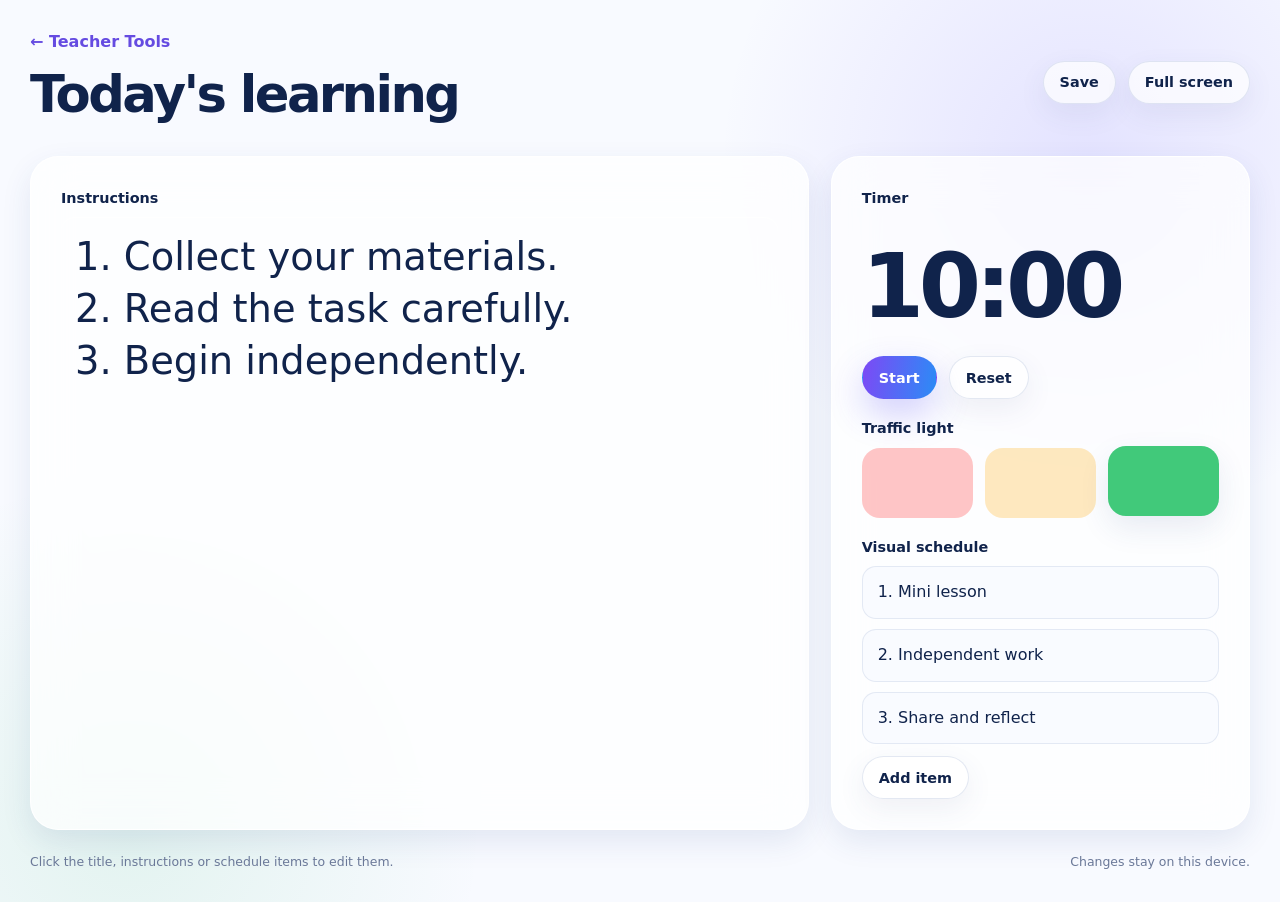
<file: classroom-screen.html>
<!DOCTYPE html>
<html lang="en-AU">
<head>
  <meta charset="UTF-8">
  <meta name="viewport" content="width=device-width, initial-scale=1.0">
  <meta name="description" content="A full-screen classroom display for instructions, timer, schedule and traffic lights.">
  <title>Classroom Screen | Teacher Tools</title>
  <link rel="stylesheet" href="styles.css">
</head>
<body class="classroom-screen-page">
  <main class="classroom-screen" id="classroom-screen">
    <header class="classroom-screen-top">
      <div>
        <a class="back-link" href="index.html">← Teacher Tools</a>
        <h1 class="classroom-screen-title" id="screen-title" contenteditable="true" spellcheck="true">Today's learning</h1>
      </div>
      <div class="form-actions">
        <button class="button secondary small" id="screen-save" type="button">Save</button>
        <button class="button secondary small" id="screen-fullscreen" type="button">Full screen</button>
      </div>
    </header>

    <section class="classroom-screen-grid">
      <article class="lesson-panel">
        <label for="lesson-instructions">Instructions</label>
        <textarea id="lesson-instructions" placeholder="Type the instructions you want students to see...">1. Collect your materials.
2. Read the task carefully.
3. Begin independently.</textarea>
      </article>

      <aside class="screen-side-panel">
        <div>
          <label>Timer</label>
          <div class="screen-timer" id="screen-timer">10:00</div>
          <div class="form-actions">
            <button class="button primary small" id="screen-timer-start" type="button">Start</button>
            <button class="button secondary small" id="screen-timer-reset" type="button">Reset</button>
          </div>
        </div>

        <div>
          <label>Traffic light</label>
          <div class="traffic-lights">
            <button class="traffic-btn traffic-red" data-screen-light="red" type="button" aria-label="Red"></button>
            <button class="traffic-btn traffic-amber" data-screen-light="amber" type="button" aria-label="Amber"></button>
            <button class="traffic-btn traffic-green active" data-screen-light="green" type="button" aria-label="Green"></button>
          </div>
        </div>

        <div>
          <label for="visual-schedule">Visual schedule</label>
          <div class="schedule-list" id="visual-schedule">
            <div class="schedule-item" contenteditable="true">1. Mini lesson</div>
            <div class="schedule-item" contenteditable="true">2. Independent work</div>
            <div class="schedule-item" contenteditable="true">3. Share and reflect</div>
          </div>
          <button class="button secondary small" id="add-schedule-item" type="button" style="margin-top:12px">Add item</button>
        </div>
      </aside>
    </section>

    <footer class="board-footer">
      <span>Click the title, instructions or schedule items to edit them.</span>
      <span id="screen-status">Changes stay on this device.</span>
    </footer>
  </main>
  <script src="classroom-screen.js"></script>
</body>
</html>
</file>
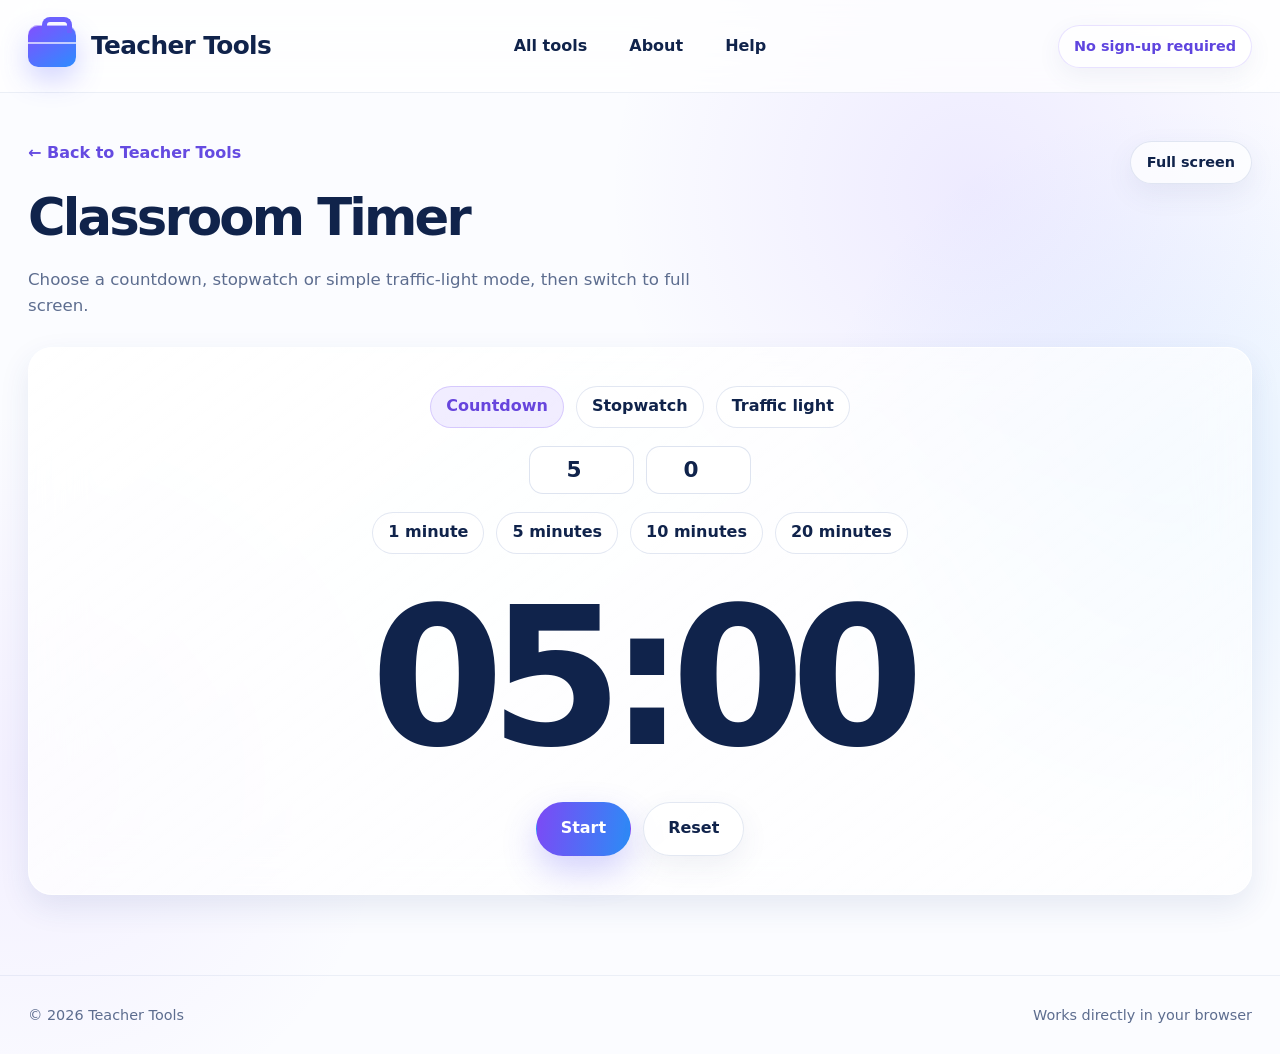
<file: classroom-timer.html>
<!DOCTYPE html>
<html lang="en-AU">
<head>
  <meta charset="UTF-8">
  <meta name="viewport" content="width=device-width, initial-scale=1.0">
  <meta name="description" content="A free classroom countdown timer and stopwatch.">
  <title>Classroom Timer | Teacher Tools</title>
  <link rel="stylesheet" href="styles.css">
</head>
<body>
  <header class="site-header">
    <div class="container nav-wrap">
      <a class="brand" href="index.html"><span class="brand-mark" aria-hidden="true"></span><span>Teacher Tools</span></a>
      <nav class="main-nav"><a href="index.html#tools">All tools</a><a href="index.html#about">About</a><a href="index.html#help">Help</a></nav>
      <div class="header-end"><span class="header-badge">No sign-up required</span></div>
    </div>
  </header>

  <main class="tool-page">
    <div class="container">
      <div class="tool-header">
        <div class="tool-heading">
          <a class="back-link" href="index.html">← Back to Teacher Tools</a>
          <h1>Classroom Timer</h1>
          <p>Choose a countdown, stopwatch or simple traffic-light mode, then switch to full screen.</p>
        </div>
        <button class="button secondary small" id="timer-fullscreen" type="button">Full screen</button>
      </div>

      <section class="page-card timer-panel" id="timer-panel">
        <div class="timer-modes">
          <button class="segment-button active" data-mode="countdown" type="button">Countdown</button>
          <button class="segment-button" data-mode="stopwatch" type="button">Stopwatch</button>
          <button class="segment-button" data-mode="traffic" type="button">Traffic light</button>
        </div>

        <div class="timer-inputs" id="countdown-inputs">
          <input id="minutes-input" type="number" min="0" max="180" value="5" aria-label="Minutes">
          <input id="seconds-input" type="number" min="0" max="59" value="0" aria-label="Seconds">
        </div>

        <div class="quick-times" id="quick-times">
          <button class="segment-button" data-seconds="60" type="button">1 minute</button>
          <button class="segment-button" data-seconds="300" type="button">5 minutes</button>
          <button class="segment-button" data-seconds="600" type="button">10 minutes</button>
          <button class="segment-button" data-seconds="1200" type="button">20 minutes</button>
        </div>

        <div class="timer-display" id="timer-display">05:00</div>

        <div class="timer-actions">
          <button class="button primary" id="timer-start" type="button">Start</button>
          <button class="button secondary" id="timer-reset" type="button">Reset</button>
        </div>

        <div id="traffic-controls" class="traffic-lights hidden" style="max-width:620px;margin:28px auto 0">
          <button class="traffic-btn traffic-red" data-light="red" type="button" aria-label="Red light"></button>
          <button class="traffic-btn traffic-amber" data-light="amber" type="button" aria-label="Amber light"></button>
          <button class="traffic-btn traffic-green active" data-light="green" type="button" aria-label="Green light"></button>
        </div>
      </section>
    </div>
  </main>

  <footer class="site-footer"><div class="container footer-row"><span>© <span id="year"></span> Teacher Tools</span><span>Works directly in your browser</span></div></footer>
  <script src="classroom-timer.js"></script>
</body>
</html>
</file>
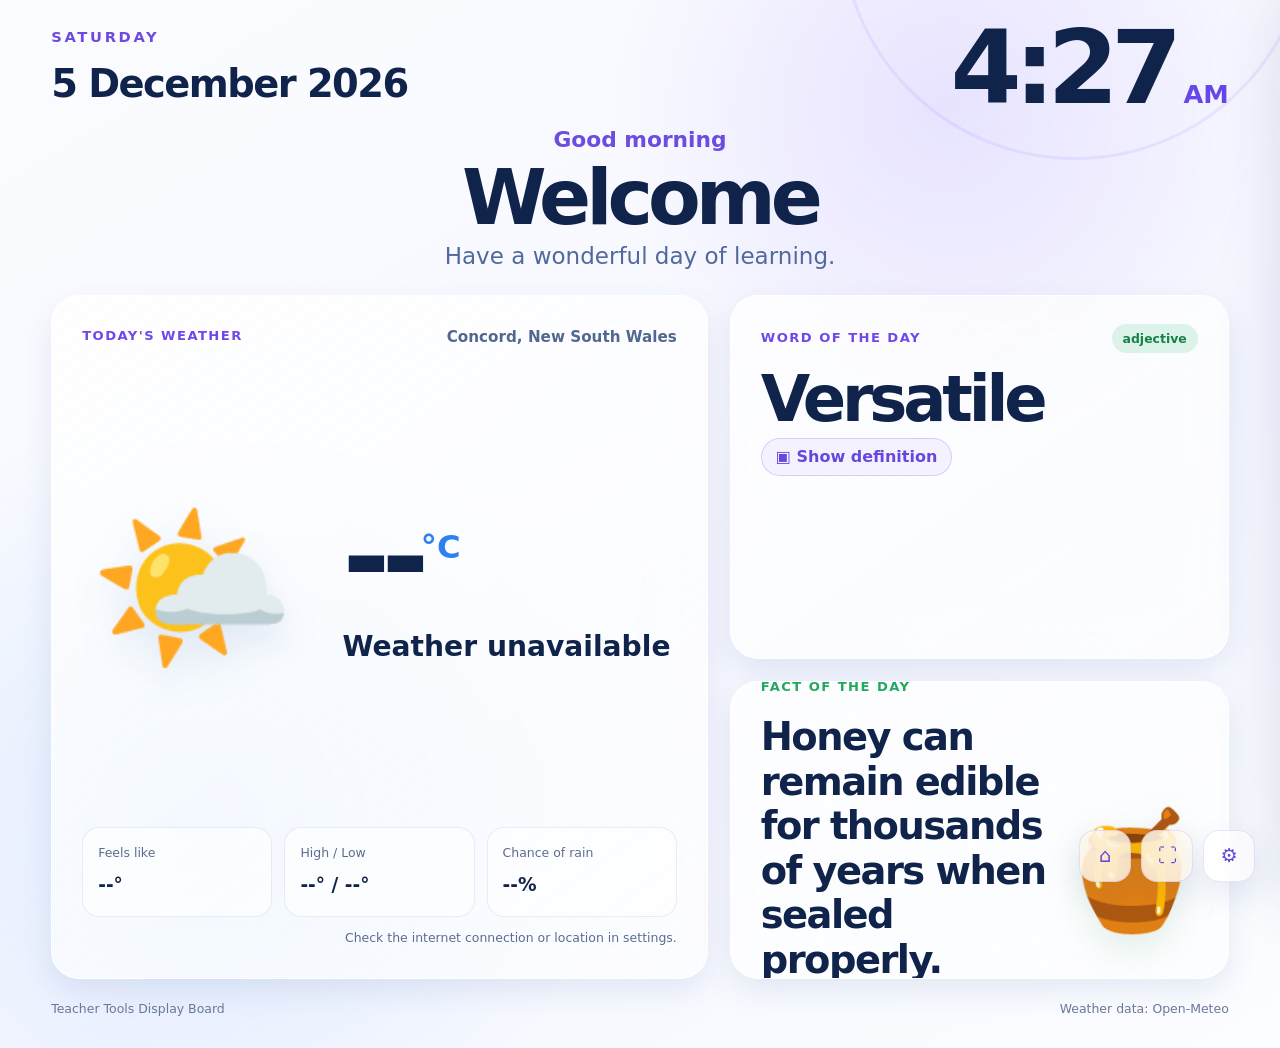
<file: display-board.html>
<!DOCTYPE html>
<html lang="en-AU">
<head>
  <meta charset="UTF-8">
  <meta name="viewport" content="width=device-width, initial-scale=1.0">
  <meta name="description" content="An automatic school display board with time, date, weather, word of the day and fact of the day.">
  <title>Automatic Display Board | Teacher Tools</title>
  <link rel="stylesheet" href="styles.css">
</head>
<body class="display-board-page">
  <main class="display-board" id="display-board">
    <div class="board-orbit" aria-hidden="true"></div>

    <header class="board-header">
      <div class="board-date-block">
        <p id="board-day">TUESDAY</p>
        <h1 id="board-date">21 July 2026</h1>
      </div>
      <div class="board-clock" aria-label="Current time">
        <span id="board-time">11:48</span>
        <small id="board-period">PM</small>
      </div>
    </header>

    <section class="board-welcome">
      <p class="greeting" id="board-greeting">Good morning</p>
      <h2 id="board-heading">Welcome</h2>
      <p class="message" id="board-message">Have a wonderful day of learning.</p>
    </section>

    <section class="board-grid">
      <article class="board-card weather-card" id="weather-widget">
        <div class="weather-label-row">
          <p class="board-card-label">Today's weather</p>
          <p class="weather-location" id="weather-location">Concord, New South Wales</p>
        </div>

        <div class="weather-main">
          <div class="weather-symbol" id="weather-symbol" aria-hidden="true">🌤️</div>
          <div>
            <div class="weather-temp"><span id="weather-temperature">--</span><sup>°C</sup></div>
            <p class="weather-condition" id="weather-condition">Loading weather…</p>
          </div>
        </div>

        <div class="weather-details">
          <div class="weather-detail"><span>Feels like</span><strong id="weather-feels-like">--°</strong></div>
          <div class="weather-detail"><span>High / Low</span><strong id="weather-range">--° / --°</strong></div>
          <div class="weather-detail"><span>Chance of rain</span><strong id="weather-rain">--%</strong></div>
        </div>
        <p class="weather-updated" id="weather-updated">Weather updates automatically.</p>
      </article>

      <div class="board-right">
        <article class="board-card word-card" id="word-widget">
          <div class="word-title-row">
            <p class="board-card-label">Word of the day</p>
            <span class="word-type" id="daily-word-type">verb</span>
          </div>
          <h3 id="daily-word">Adapt</h3>
          <button class="definition-toggle" id="definition-toggle" type="button" aria-expanded="false" aria-controls="definition-panel">▣ Show definition</button>
          <div class="definition-panel" id="definition-panel" hidden>
            <p class="definition" id="daily-definition">To change in order to suit new conditions.</p>
            <p class="example"><strong>Example:</strong> <span id="daily-example">Animals adapt to survive in their environments.</span></p>
          </div>
        </article>

        <article class="board-card fact-card" id="fact-widget">
          <p class="board-card-label green">Fact of the day</p>
          <p class="fact-text" id="daily-fact">Some bamboo species can grow more than 90 centimetres in one day.</p>
          <div class="fact-illustration" id="fact-illustration" aria-hidden="true">🎋</div>
        </article>
      </div>
    </section>

    <footer class="board-footer">
      <span>Teacher Tools Display Board</span>
      <span id="weather-source">Weather data: Open-Meteo</span>
    </footer>

    <div class="board-controls" aria-label="Display board controls">
      <a class="board-control" href="index.html" title="Home" aria-label="Return home">⌂</a>
      <button class="board-control" id="fullscreen-button" type="button" title="Full screen" aria-label="Enter full screen">⛶</button>
      <button class="board-control" id="settings-button" type="button" title="Settings" aria-label="Open settings">⚙</button>
    </div>

    <aside class="board-settings" id="board-settings" aria-hidden="true">
      <div class="settings-top">
        <div><p class="board-card-label">Display settings</p><h2>Customise your board</h2></div>
        <button class="settings-close" id="close-settings" type="button" aria-label="Close settings">×</button>
      </div>

      <form id="settings-form">
        <label for="location-input">Weather location</label>
        <input id="location-input" type="text" value="Concord NSW" placeholder="e.g. Concord NSW">

        <label for="heading-input" style="margin-top:16px">Main heading</label>
        <input id="heading-input" type="text" value="Welcome" maxlength="70">

        <label for="message-input" style="margin-top:16px">Message</label>
        <input id="message-input" type="text" value="Have a wonderful day of learning." maxlength="110">

        <div class="widget-checks">
          <label class="widget-check"><input id="show-word" type="checkbox" checked> Show Word of the Day</label>
          <label class="widget-check"><input id="show-fact" type="checkbox" checked> Show Fact of the Day</label>
        </div>

        <button class="button primary" type="submit" style="width:100%">Save and update</button>
        <p class="helper-text" id="settings-status" aria-live="polite">Settings are saved only in this browser.</p>
      </form>
    </aside>
  </main>

  <script src="display-board.js"></script>
</body>
</html>
</file>
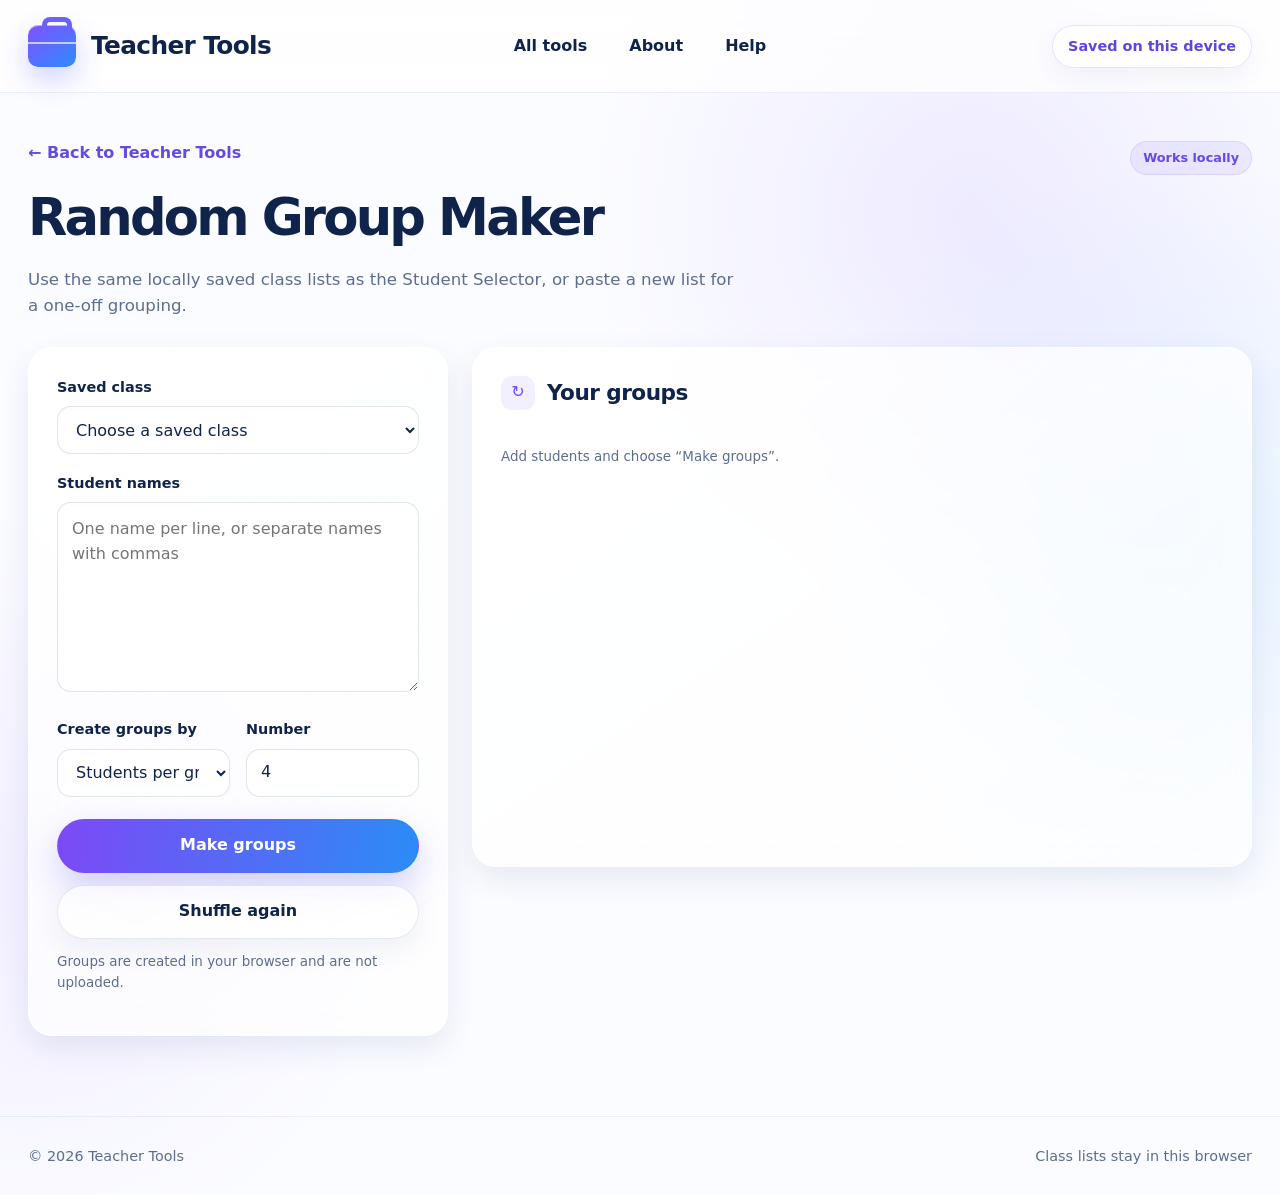
<file: group-maker.html>
<!DOCTYPE html>
<html lang="en-AU">
<head>
  <meta charset="UTF-8">
  <meta name="viewport" content="width=device-width, initial-scale=1.0">
  <meta name="description" content="Create random student groups or pairs.">
  <title>Random Group Maker | Teacher Tools</title>
  <link rel="stylesheet" href="styles.css">
</head>
<body>
  <header class="site-header">
    <div class="container nav-wrap">
      <a class="brand" href="index.html"><span class="brand-mark" aria-hidden="true"></span><span>Teacher Tools</span></a>
      <nav class="main-nav"><a href="index.html#tools">All tools</a><a href="index.html#about">About</a><a href="index.html#help">Help</a></nav>
      <div class="header-end"><span class="header-badge">Saved on this device</span></div>
    </div>
  </header>

  <main class="tool-page">
    <div class="container">
      <div class="tool-header">
        <div class="tool-heading">
          <a class="back-link" href="index.html">← Back to Teacher Tools</a>
          <h1>Random Group Maker</h1>
          <p>Use the same locally saved class lists as the Student Selector, or paste a new list for a one-off grouping.</p>
        </div>
        <span class="status-pill">Works locally</span>
      </div>

      <div class="group-layout">
        <section class="page-card form-card">
          <label for="group-class">Saved class</label>
          <select id="group-class"><option value="">Choose a saved class</option></select>

          <label for="group-student-list" style="margin-top:18px">Student names</label>
          <textarea id="group-student-list" placeholder="One name per line, or separate names with commas"></textarea>

          <div class="form-row" style="margin-top:18px">
            <div>
              <label for="group-mode">Create groups by</label>
              <select id="group-mode"><option value="size">Students per group</option><option value="count">Number of groups</option></select>
            </div>
            <div>
              <label for="group-number">Number</label>
              <input id="group-number" type="number" min="2" value="4">
            </div>
          </div>

          <button class="button primary" id="make-groups" type="button" style="width:100%;margin-top:22px">Make groups</button>
          <button class="button secondary" id="shuffle-groups" type="button" style="width:100%;margin-top:12px">Shuffle again</button>
          <p class="helper-text" id="group-status">Groups are created in your browser and are not uploaded.</p>
        </section>

        <section class="page-card groups-results">
          <div class="section-title"><span class="section-title-mark" aria-hidden="true">↻</span><h2>Your groups</h2></div>
          <div class="group-cards" id="group-cards"><p class="helper-text">Add students and choose “Make groups”.</p></div>
        </section>
      </div>
    </div>
  </main>

  <footer class="site-footer"><div class="container footer-row"><span>© <span id="year"></span> Teacher Tools</span><span>Class lists stay in this browser</span></div></footer>
  <script src="group-maker.js"></script>
</body>
</html>
</file>
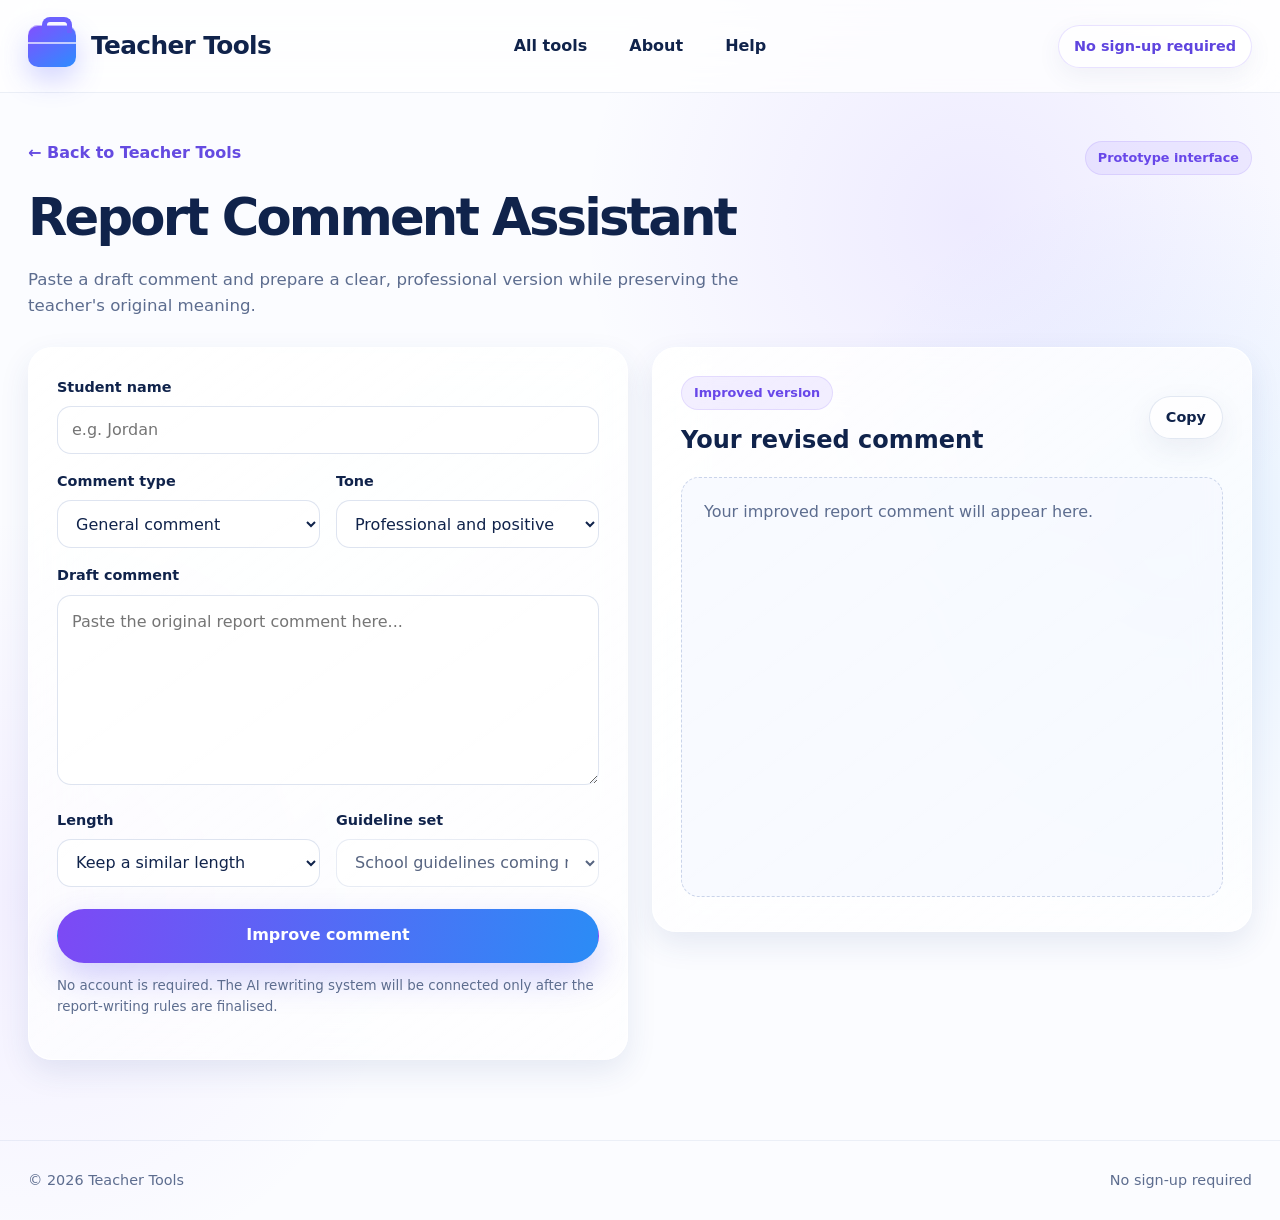
<file: report-assistant.html>
<!DOCTYPE html>
<html lang="en-AU">
<head>
  <meta charset="UTF-8">
  <meta name="viewport" content="width=device-width, initial-scale=1.0">
  <meta name="description" content="Improve the wording and clarity of teacher report comments.">
  <title>Report Comment Assistant | Teacher Tools</title>
  <link rel="stylesheet" href="styles.css">
</head>
<body>
  <header class="site-header">
    <div class="container nav-wrap">
      <a class="brand" href="index.html"><span class="brand-mark" aria-hidden="true"></span><span>Teacher Tools</span></a>
      <nav class="main-nav"><a href="index.html#tools">All tools</a><a href="index.html#about">About</a><a href="index.html#help">Help</a></nav>
      <div class="header-end"><span class="header-badge">No sign-up required</span></div>
    </div>
  </header>

  <main class="tool-page">
    <div class="container">
      <div class="tool-header">
        <div class="tool-heading">
          <a class="back-link" href="index.html">← Back to Teacher Tools</a>
          <h1>Report Comment Assistant</h1>
          <p>Paste a draft comment and prepare a clear, professional version while preserving the teacher's original meaning.</p>
        </div>
        <span class="status-pill">Prototype interface</span>
      </div>

      <div class="assistant-grid">
        <section class="page-card form-card">
          <label for="student-name">Student name</label>
          <input id="student-name" type="text" placeholder="e.g. Jordan">

          <div class="form-row" style="margin-top:16px">
            <div>
              <label for="comment-type">Comment type</label>
              <select id="comment-type">
                <option>General comment</option>
                <option>English</option>
                <option>Mathematics</option>
                <option>Other learning area</option>
              </select>
            </div>
            <div>
              <label for="tone">Tone</label>
              <select id="tone">
                <option>Professional and positive</option>
                <option>Warm and encouraging</option>
                <option>Direct and concise</option>
              </select>
            </div>
          </div>

          <label for="draft-comment" style="margin-top:16px">Draft comment</label>
          <textarea id="draft-comment" placeholder="Paste the original report comment here..."></textarea>

          <div class="form-row" style="margin-top:16px">
            <div>
              <label for="length">Length</label>
              <select id="length">
                <option>Keep a similar length</option>
                <option>Make it shorter</option>
                <option>Expand slightly</option>
              </select>
            </div>
            <div>
              <label for="guideline">Guideline set</label>
              <select id="guideline" disabled>
                <option>School guidelines coming next</option>
              </select>
            </div>
          </div>

          <button class="button primary" id="improve-button" type="button" style="width:100%;margin-top:22px">Improve comment</button>
          <p class="helper-text">No account is required. The AI rewriting system will be connected only after the report-writing rules are finalised.</p>
        </section>

        <section class="page-card output-card" aria-live="polite">
          <div class="output-top">
            <div>
              <span class="status-pill">Improved version</span>
              <h2 style="margin:12px 0 0">Your revised comment</h2>
            </div>
            <button class="button secondary small" id="copy-button" type="button">Copy</button>
          </div>
          <div class="output-box" id="report-output">Your improved report comment will appear here.</div>
        </section>
      </div>
    </div>
  </main>

  <footer class="site-footer"><div class="container footer-row"><span>© <span id="year"></span> Teacher Tools</span><span>No sign-up required</span></div></footer>
  <script src="app.js"></script>
</body>
</html>
</file>
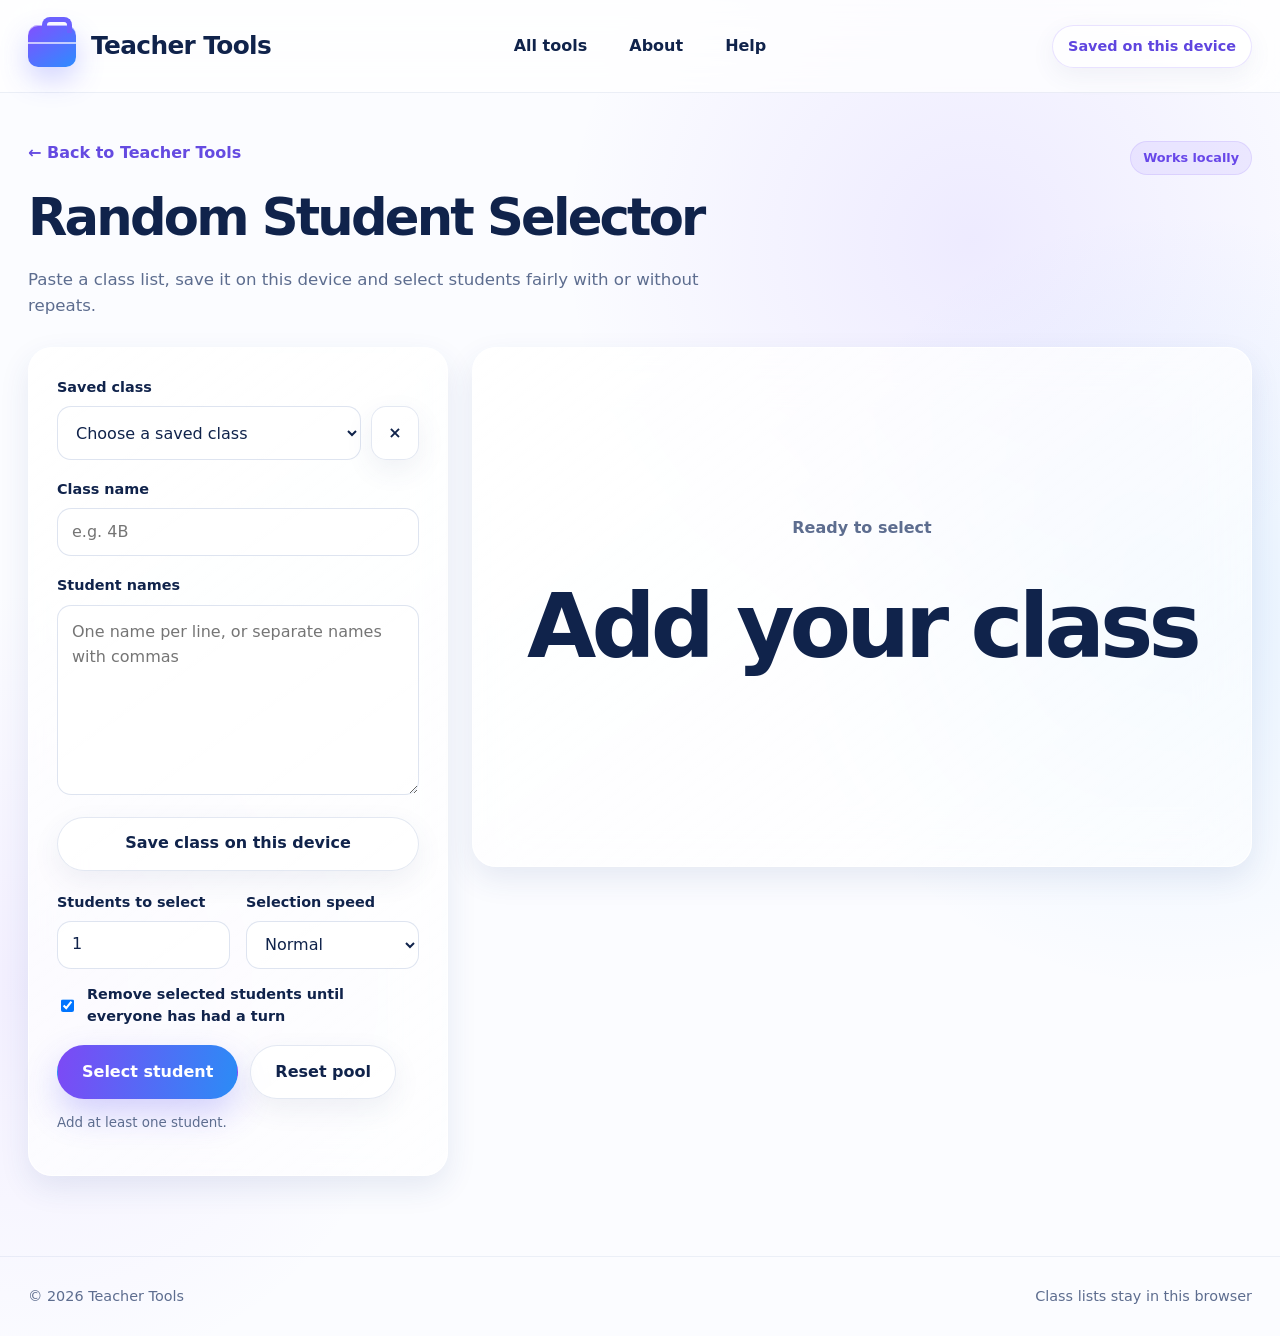
<file: student-selector.html>
<!DOCTYPE html>
<html lang="en-AU">
<head>
  <meta charset="UTF-8">
  <meta name="viewport" content="width=device-width, initial-scale=1.0">
  <meta name="description" content="Randomly select students from a saved class list.">
  <title>Random Student Selector | Teacher Tools</title>
  <link rel="stylesheet" href="styles.css">
</head>
<body>
  <header class="site-header">
    <div class="container nav-wrap">
      <a class="brand" href="index.html"><span class="brand-mark" aria-hidden="true"></span><span>Teacher Tools</span></a>
      <nav class="main-nav"><a href="index.html#tools">All tools</a><a href="index.html#about">About</a><a href="index.html#help">Help</a></nav>
      <div class="header-end"><span class="header-badge">Saved on this device</span></div>
    </div>
  </header>

  <main class="tool-page">
    <div class="container">
      <div class="tool-header">
        <div class="tool-heading">
          <a class="back-link" href="index.html">← Back to Teacher Tools</a>
          <h1>Random Student Selector</h1>
          <p>Paste a class list, save it on this device and select students fairly with or without repeats.</p>
        </div>
        <span class="status-pill">Works locally</span>
      </div>

      <div class="selector-layout">
        <section class="page-card form-card">
          <label for="saved-class">Saved class</label>
          <div class="saved-class-row">
            <select id="saved-class"><option value="">Choose a saved class</option></select>
            <button class="button secondary square" id="delete-class" type="button" title="Delete selected class">×</button>
          </div>

          <label for="class-name" style="margin-top:18px">Class name</label>
          <input id="class-name" type="text" placeholder="e.g. 4B">

          <label for="student-list" style="margin-top:18px">Student names</label>
          <textarea id="student-list" placeholder="One name per line, or separate names with commas"></textarea>

          <button class="button secondary" id="save-class" type="button" style="width:100%;margin-top:14px">Save class on this device</button>

          <div class="form-row" style="margin-top:20px">
            <div>
              <label for="pick-count">Students to select</label>
              <input id="pick-count" type="number" min="1" value="1">
            </div>
            <div>
              <label for="animation-speed">Selection speed</label>
              <select id="animation-speed"><option value="900">Normal</option><option value="500">Quick</option><option value="1500">Suspenseful</option></select>
            </div>
          </div>

          <label class="option-row"><input id="remove-selected" type="checkbox" checked> Remove selected students until everyone has had a turn</label>

          <div class="form-actions" style="margin-top:18px">
            <button class="button primary" id="select-student" type="button">Select student</button>
            <button class="button secondary" id="reset-pool" type="button">Reset pool</button>
          </div>
          <p class="helper-text" id="selector-status">No names are uploaded or sent anywhere.</p>
        </section>

        <section class="page-card result-stage" aria-live="polite">
          <div>
            <p class="result-kicker" id="result-kicker">Ready to select</p>
            <h2 class="result-name" id="result-name">Add your class</h2>
            <div class="selected-history" id="selected-history" aria-label="Recently selected students"></div>
          </div>
        </section>
      </div>
    </div>
  </main>

  <footer class="site-footer"><div class="container footer-row"><span>© <span id="year"></span> Teacher Tools</span><span>Class lists stay in this browser</span></div></footer>
  <script src="student-selector.js"></script>
</body>
</html>
</file>
<file: styles.css>
:root {
  --ink: #10234b;
  --muted: #5d6d8f;
  --line: rgba(135, 154, 199, 0.22);
  --panel: rgba(255, 255, 255, 0.67);
  --panel-strong: rgba(255, 255, 255, 0.86);
  --purple: #7b4dff;
  --blue: #2686f7;
  --green: #28b86a;
  --orange: #ff8a19;
  --cyan: #16a9c7;
  --pink: #ef4db7;
  --shadow: 0 22px 70px rgba(42, 72, 135, 0.12);
  --shadow-small: 0 12px 30px rgba(42, 72, 135, 0.10);
  --radius-xl: 30px;
  --radius-lg: 24px;
  --radius-md: 18px;
  --radius-sm: 13px;
}

* { box-sizing: border-box; }
html { scroll-behavior: smooth; }
body {
  margin: 0;
  min-height: 100vh;
  color: var(--ink);
  background:
    radial-gradient(circle at 76% 18%, rgba(119, 82, 255, 0.10), transparent 28%),
    radial-gradient(circle at 92% 45%, rgba(63, 161, 255, 0.11), transparent 28%),
    radial-gradient(circle at 2% 74%, rgba(155, 110, 255, 0.09), transparent 25%),
    #fbfcff;
  font-family: Inter, ui-sans-serif, system-ui, -apple-system, BlinkMacSystemFont, "Segoe UI", sans-serif;
  line-height: 1.55;
}

button, input, select, textarea { font: inherit; }
a { color: inherit; }
svg { display: block; }

.container {
  width: min(1380px, calc(100% - 56px));
  margin: 0 auto;
}

.glass {
  background: linear-gradient(145deg, rgba(255,255,255,.82), rgba(255,255,255,.55));
  border: 1px solid rgba(255,255,255,.82);
  box-shadow: var(--shadow);
  backdrop-filter: blur(26px) saturate(135%);
  -webkit-backdrop-filter: blur(26px) saturate(135%);
}

.site-header {
  position: relative;
  z-index: 20;
  background: rgba(255,255,255,.72);
  border-bottom: 1px solid rgba(148,166,204,.18);
  backdrop-filter: blur(24px) saturate(130%);
  -webkit-backdrop-filter: blur(24px) saturate(130%);
}

.nav-wrap {
  min-height: 92px;
  display: grid;
  grid-template-columns: 1fr auto 1fr;
  align-items: center;
  gap: 30px;
}

.brand {
  display: inline-flex;
  align-items: center;
  gap: 15px;
  width: fit-content;
  color: var(--ink);
  font-size: 1.55rem;
  font-weight: 850;
  text-decoration: none;
  letter-spacing: -0.025em;
}

.brand-mark {
  width: 48px;
  height: 42px;
  position: relative;
  border-radius: 10px;
  background: linear-gradient(145deg, #8250ff, #2d8cff);
  box-shadow: 0 12px 28px rgba(77, 80, 255, 0.25), inset 0 1px 0 rgba(255,255,255,.55);
}
.brand-mark::before {
  content: "";
  position: absolute;
  width: 20px;
  height: 11px;
  left: 14px;
  top: -8px;
  border: 5px solid #6b61ff;
  border-bottom: 0;
  border-radius: 8px 8px 0 0;
}
.brand-mark::after {
  content: "";
  position: absolute;
  left: 0;
  right: 0;
  top: 17px;
  height: 2px;
  background: rgba(255,255,255,.65);
}

.main-nav {
  display: flex;
  align-items: center;
  gap: 42px;
  justify-content: center;
}
.main-nav a, .nav-dropdown > button {
  appearance: none;
  border: 0;
  background: transparent;
  color: var(--ink);
  font-weight: 720;
  font-size: 1rem;
  text-decoration: none;
  cursor: pointer;
  padding: 14px 0;
}
.main-nav a:hover, .nav-dropdown > button:hover { color: var(--purple); }

.nav-dropdown { position: relative; }
.nav-dropdown > button { display: inline-flex; align-items: center; gap: 8px; }
.dropdown-menu {
  position: absolute;
  top: calc(100% + 4px);
  left: 50%;
  transform: translateX(-50%) translateY(-8px);
  width: 260px;
  padding: 10px;
  border: 1px solid rgba(129, 150, 197, .18);
  border-radius: 18px;
  background: rgba(255,255,255,.94);
  box-shadow: var(--shadow-small);
  opacity: 0;
  visibility: hidden;
  transition: .18s ease;
}
.nav-dropdown:hover .dropdown-menu,
.nav-dropdown:focus-within .dropdown-menu {
  opacity: 1;
  visibility: visible;
  transform: translateX(-50%) translateY(0);
}
.dropdown-menu a {
  display: block;
  padding: 11px 13px;
  border-radius: 11px;
  font-size: .93rem;
}
.dropdown-menu a:hover { background: rgba(113, 79, 255, .08); }

.header-end {
  display: flex;
  justify-content: flex-end;
}
.header-badge {
  display: inline-flex;
  align-items: center;
  gap: 8px;
  min-height: 43px;
  padding: 0 15px;
  border: 1px solid rgba(116, 83, 255, .16);
  border-radius: 999px;
  color: #5f45df;
  background: rgba(255,255,255,.62);
  font-size: .9rem;
  font-weight: 750;
  box-shadow: 0 8px 24px rgba(71, 88, 145, .07);
}

.hero {
  padding: 68px 0 54px;
  min-height: 480px;
}
.hero-grid {
  display: grid;
  grid-template-columns: minmax(0, 1fr) 320px;
  gap: 72px;
  align-items: center;
}
.hero-copy { max-width: 780px; }
.hero h1 {
  margin: 0 0 20px;
  font-size: clamp(3.4rem, 6.5vw, 6.5rem);
  line-height: .98;
  letter-spacing: -.065em;
  font-weight: 880;
}
.hero h1 .gradient-text {
  background: linear-gradient(90deg, #2784f6 0%, #7455ff 52%, #ec4eb3 100%);
  -webkit-background-clip: text;
  background-clip: text;
  color: transparent;
}
.hero-subtitle {
  max-width: 640px;
  margin: 0 0 32px;
  color: var(--muted);
  font-size: clamp(1.16rem, 1.8vw, 1.5rem);
  line-height: 1.55;
}
.hero-actions { display: flex; flex-wrap: wrap; gap: 16px; }

.button {
  min-height: 54px;
  padding: 0 24px;
  display: inline-flex;
  align-items: center;
  justify-content: center;
  gap: 12px;
  border: 1px solid transparent;
  border-radius: 999px;
  font-weight: 800;
  text-decoration: none;
  cursor: pointer;
  transition: transform .18s ease, box-shadow .18s ease, background .18s ease;
}
.button:hover { transform: translateY(-2px); }
.button.primary {
  color: #fff;
  background: linear-gradient(100deg, #7d49f5, #2b8cf6);
  box-shadow: 0 15px 34px rgba(83, 77, 242, .25);
}
.button.secondary {
  color: var(--ink);
  background: rgba(255,255,255,.7);
  border-color: rgba(130,151,197,.22);
  box-shadow: 0 10px 28px rgba(61,82,132,.08);
}
.button.small { min-height: 43px; padding: 0 16px; font-size: .9rem; }
.button.square { width: 48px; min-width: 48px; padding: 0; border-radius: 15px; }

.home-widget {
  justify-self: end;
  width: 100%;
  padding: 28px 30px;
  border-radius: 26px;
  background: linear-gradient(145deg, rgba(255,255,255,.84), rgba(255,255,255,.53));
  border: 1px solid rgba(255,255,255,.88);
  box-shadow: var(--shadow);
  backdrop-filter: blur(28px) saturate(140%);
}
.home-time-row {
  display: flex;
  align-items: center;
  gap: 13px;
  padding-bottom: 20px;
  border-bottom: 1px solid rgba(128,149,197,.18);
}
.home-time-icon, .home-weather-icon {
  width: 42px;
  height: 42px;
  display: grid;
  place-items: center;
  border-radius: 14px;
  background: rgba(122,77,255,.09);
  color: var(--purple);
  font-size: 1.45rem;
}
.home-time { font-size: 1.65rem; font-weight: 850; letter-spacing: -.03em; }
.home-date { margin-top: 3px; color: var(--muted); font-size: .94rem; }
.home-weather-row { display: flex; gap: 15px; align-items: center; padding-top: 20px; }
.home-weather-temp { font-size: 1.55rem; font-weight: 850; }
.home-weather-condition, .home-weather-location { color: var(--muted); font-size: .92rem; }
.home-weather-location { margin-top: 4px; }

.tools-section { padding: 24px 0 92px; }
.section-title {
  display: flex;
  align-items: center;
  gap: 12px;
  margin-bottom: 24px;
}
.section-title h2 { margin: 0; font-size: 1.35rem; letter-spacing: -.025em; }
.section-title-mark {
  width: 34px;
  height: 34px;
  display: grid;
  place-items: center;
  border-radius: 11px;
  color: #6f4aff;
  background: rgba(116, 76, 255, .09);
}
.tool-grid {
  display: grid;
  grid-template-columns: repeat(3, minmax(0, 1fr));
  gap: 22px;
}
.tool-card {
  min-height: 178px;
  display: grid;
  grid-template-columns: 92px 1fr 40px;
  align-items: center;
  gap: 20px;
  padding: 26px;
  border-radius: var(--radius-lg);
  background: linear-gradient(145deg, rgba(255,255,255,.84), rgba(255,255,255,.55));
  border: 1px solid rgba(255,255,255,.9);
  box-shadow: 0 16px 44px rgba(44,72,128,.10);
  text-decoration: none;
  transition: transform .2s ease, box-shadow .2s ease, border-color .2s ease;
  backdrop-filter: blur(24px) saturate(135%);
}
.tool-card:hover {
  transform: translateY(-6px);
  box-shadow: 0 24px 54px rgba(44,72,128,.14);
  border-color: rgba(113,83,255,.18);
}
.tool-icon {
  width: 80px;
  height: 80px;
  display: grid;
  place-items: center;
  border-radius: 25px;
  background: var(--icon-bg);
  color: var(--icon-color);
  box-shadow: 0 10px 25px color-mix(in srgb, var(--icon-color) 17%, transparent);
}
.tool-icon svg { width: 42px; height: 42px; stroke: currentColor; fill: none; stroke-width: 1.9; stroke-linecap: round; stroke-linejoin: round; }
.tool-card h3 { margin: 0 0 10px; font-size: 1.16rem; line-height: 1.25; letter-spacing: -.02em; }
.tool-card p { margin: 0; color: var(--muted); font-size: .91rem; }
.tool-arrow {
  width: 38px;
  height: 38px;
  display: grid;
  place-items: center;
  border-radius: 50%;
  color: var(--icon-color);
  background: rgba(255,255,255,.78);
  border: 1px solid color-mix(in srgb, var(--icon-color) 18%, white);
  box-shadow: 0 8px 20px color-mix(in srgb, var(--icon-color) 13%, transparent);
  transition: transform .18s ease;
}
.tool-card:hover .tool-arrow { transform: translateX(3px); }

.tool-purple { --icon-color: #7948f4; --icon-bg: rgba(121,72,244,.10); }
.tool-blue { --icon-color: #2a88f5; --icon-bg: rgba(42,136,245,.10); }
.tool-green { --icon-color: #28b86a; --icon-bg: rgba(40,184,106,.10); }
.tool-orange { --icon-color: #ff8a19; --icon-bg: rgba(255,138,25,.11); }
.tool-cyan { --icon-color: #14a8c7; --icon-bg: rgba(20,168,199,.10); }
.tool-pink { --icon-color: #ef4db7; --icon-bg: rgba(239,77,183,.10); }

.site-footer {
  padding: 28px 0;
  border-top: 1px solid rgba(133,153,195,.14);
  color: var(--muted);
  font-size: .9rem;
}
.footer-row { display: flex; justify-content: space-between; gap: 20px; }

/* Shared tool page */
.tool-page { padding: 48px 0 80px; }
.tool-header {
  display: flex;
  justify-content: space-between;
  align-items: flex-start;
  gap: 28px;
  margin-bottom: 28px;
}
.back-link { color: #654be1; text-decoration: none; font-weight: 750; }
.tool-heading h1 { margin: 12px 0 10px; font-size: clamp(2.25rem, 4vw, 4rem); letter-spacing: -.055em; }
.tool-heading p { margin: 0; max-width: 720px; color: var(--muted); font-size: 1.04rem; }
.status-pill {
  display: inline-flex;
  align-items: center;
  min-height: 34px;
  padding: 0 12px;
  border-radius: 999px;
  color: #6847e9;
  background: rgba(119,76,247,.09);
  border: 1px solid rgba(119,76,247,.13);
  font-size: .8rem;
  font-weight: 800;
}
.page-card {
  border-radius: var(--radius-lg);
  background: linear-gradient(145deg, rgba(255,255,255,.88), rgba(255,255,255,.60));
  border: 1px solid rgba(255,255,255,.92);
  box-shadow: var(--shadow-small);
  backdrop-filter: blur(25px) saturate(135%);
}
.form-card { padding: 28px; }
label { display: block; margin: 0 0 8px; font-size: .9rem; font-weight: 800; }
input, select, textarea {
  width: 100%;
  border: 1px solid rgba(126,149,196,.25);
  border-radius: 14px;
  background: rgba(255,255,255,.82);
  color: var(--ink);
  outline: none;
  box-shadow: inset 0 1px 0 rgba(255,255,255,.65);
}
input, select { min-height: 48px; padding: 0 14px; }
textarea { min-height: 190px; padding: 14px; resize: vertical; }
input:focus, select:focus, textarea:focus { border-color: rgba(112,76,247,.48); box-shadow: 0 0 0 4px rgba(112,76,247,.09); }
.form-row { display: grid; grid-template-columns: 1fr 1fr; gap: 16px; }
.form-actions { display: flex; gap: 12px; flex-wrap: wrap; }
.helper-text { color: var(--muted); font-size: .84rem; }

/* Report assistant */
.assistant-grid { display: grid; grid-template-columns: 1fr 1fr; gap: 24px; align-items: start; }
.output-card { padding: 28px; min-height: 585px; }
.output-top { display: flex; align-items: center; justify-content: space-between; gap: 15px; }
.output-box { min-height: 420px; margin-top: 18px; padding: 22px; border-radius: 18px; background: rgba(245,248,255,.72); border: 1px dashed rgba(120,145,196,.36); color: var(--muted); white-space: pre-wrap; }

/* Student selector */
.selector-layout, .group-layout { display: grid; grid-template-columns: 420px 1fr; gap: 24px; align-items: start; }
.result-stage { min-height: 520px; display: grid; place-items: center; padding: 34px; text-align: center; }
.result-name { font-size: clamp(3rem, 7vw, 6.5rem); margin: 0; letter-spacing: -.055em; }
.result-kicker { color: var(--muted); font-weight: 750; }
.saved-class-row { display: grid; grid-template-columns: 1fr auto; gap: 10px; }
.option-row { display: flex; align-items: center; gap: 10px; margin: 14px 0; }
.option-row input { width: auto; min-height: auto; }
.selected-history { display: flex; flex-wrap: wrap; gap: 8px; margin-top: 18px; }
.history-chip { padding: 7px 11px; border-radius: 999px; background: rgba(42,136,245,.08); color: #246fc3; font-size: .82rem; font-weight: 750; }

/* Group maker */
.groups-results { min-height: 520px; padding: 28px; }
.group-cards { display: grid; grid-template-columns: repeat(2, minmax(0,1fr)); gap: 16px; }
.group-card { padding: 20px; border-radius: 18px; background: rgba(255,255,255,.72); border: 1px solid rgba(122,149,197,.22); }
.group-card h3 { margin: 0 0 12px; }
.group-card ul { margin: 0; padding-left: 21px; color: var(--muted); }

/* Timer */
.timer-panel { padding: 38px; text-align: center; }
.timer-display { font-size: clamp(5.5rem, 16vw, 12rem); line-height: 1; font-weight: 880; letter-spacing: -.075em; margin: 28px 0; }
.timer-modes, .quick-times, .timer-actions { display: flex; justify-content: center; flex-wrap: wrap; gap: 12px; }
.segment-button { min-height: 42px; padding: 0 15px; border: 1px solid rgba(124,148,195,.22); border-radius: 999px; background: rgba(255,255,255,.72); color: var(--ink); cursor: pointer; font-weight: 750; }
.segment-button.active { background: rgba(117,76,247,.10); color: #6745dd; border-color: rgba(117,76,247,.22); }
.timer-inputs { display: flex; justify-content: center; gap: 12px; margin: 18px 0; }
.timer-inputs input { width: 105px; text-align: center; font-size: 1.35rem; font-weight: 800; }

/* Classroom screen */
.classroom-screen-page { overflow: hidden; }
.classroom-screen {
  min-height: 100vh;
  padding: 30px;
  display: grid;
  grid-template-rows: auto 1fr auto;
  gap: 22px;
  background:
    radial-gradient(circle at 85% 18%, rgba(102,84,255,.14), transparent 28%),
    radial-gradient(circle at 10% 92%, rgba(40,184,106,.10), transparent 25%),
    #f8faff;
}
.classroom-screen-top { display: flex; align-items: center; justify-content: space-between; gap: 20px; }
.classroom-screen-title { margin: 0; font-size: clamp(2rem, 4vw, 4rem); letter-spacing: -.05em; }
.classroom-screen-grid { display: grid; grid-template-columns: 1.3fr .7fr; gap: 22px; min-height: 0; }
.lesson-panel, .screen-side-panel { padding: 30px; border-radius: 28px; background: rgba(255,255,255,.74); border: 1px solid rgba(255,255,255,.9); box-shadow: var(--shadow-small); backdrop-filter: blur(22px); }
.lesson-panel textarea { height: 100%; min-height: 420px; border: 0; background: transparent; font-size: clamp(1.6rem, 3vw, 3.4rem); line-height: 1.35; resize: none; }
.screen-side-panel { display: grid; grid-template-rows: auto auto 1fr; gap: 18px; }
.screen-timer { font-size: clamp(3.3rem, 7vw, 6rem); font-weight: 880; letter-spacing: -.06em; }
.traffic-lights { display: flex; gap: 12px; }
.traffic-btn { flex: 1; min-height: 70px; border: 0; border-radius: 18px; opacity: .36; cursor: pointer; transition: .18s ease; }
.traffic-btn.active { opacity: 1; transform: translateY(-2px); box-shadow: var(--shadow-small); }
.traffic-red { background: #ff6262; }
.traffic-amber { background: #ffc34e; }
.traffic-green { background: #41c97a; }
.schedule-list { display: grid; gap: 10px; }
.schedule-item { padding: 13px 15px; border-radius: 14px; background: rgba(248,250,255,.8); border: 1px solid rgba(126,149,196,.18); }

/* Display board */
.display-board-page { overflow: hidden; background: #f7f9ff; }
.display-board {
  min-height: 100vh;
  position: relative;
  padding: 26px 4vw 30px;
  display: grid;
  grid-template-rows: auto auto 1fr auto;
  gap: 20px;
  background:
    radial-gradient(circle at 74% 10%, rgba(119,77,255,.13), transparent 25%),
    radial-gradient(circle at 15% 78%, rgba(50,142,249,.11), transparent 30%),
    linear-gradient(150deg, #fbfcff 0%, #f5f7ff 62%, #fbfdff 100%);
  overflow: hidden;
}
.board-orbit {
  position: absolute;
  width: 470px;
  height: 470px;
  border: 3px solid rgba(120,86,248,.10);
  border-radius: 50%;
  top: -310px;
  right: -30px;
  pointer-events: none;
}
.board-header { display: flex; justify-content: space-between; align-items: flex-start; position: relative; z-index: 1; }
.board-date-block p { margin: 0 0 5px; color: #6e4bde; text-transform: uppercase; letter-spacing: .18em; font-size: .92rem; font-weight: 850; }
.board-date-block h1 { margin: 0; font-size: clamp(1.8rem, 3vw, 3rem); letter-spacing: -.04em; }
.board-clock { display: flex; align-items: baseline; gap: 9px; }
.board-clock span { font-size: clamp(4.6rem, 8vw, 8.3rem); line-height: .82; font-weight: 900; letter-spacing: -.075em; }
.board-clock small { color: #6847e8; font-size: clamp(1.1rem, 2vw, 1.8rem); font-weight: 850; }
.board-welcome { text-align: center; position: relative; z-index: 1; margin-top: -12px; }
.board-welcome .greeting { margin: 0; color: #6d4ce0; font-weight: 850; font-size: clamp(1rem, 1.7vw, 1.45rem); }
.board-welcome h2 { margin: 4px 0 2px; font-size: clamp(3.4rem, 6vw, 6rem); line-height: 1; letter-spacing: -.065em; }
.board-welcome .message { margin: 0; color: #52699e; font-size: clamp(1rem, 1.8vw, 1.45rem); }
.board-grid { min-height: 0; display: grid; grid-template-columns: 1.25fr .95fr; gap: 22px; position: relative; z-index: 1; }
.board-right { display: grid; grid-template-rows: 1fr .82fr; gap: 22px; min-height: 0; }
.board-card {
  border-radius: 28px;
  border: 1px solid rgba(255,255,255,.9);
  background: linear-gradient(145deg, rgba(255,255,255,.80), rgba(255,255,255,.55));
  box-shadow: var(--shadow-small);
  backdrop-filter: blur(26px) saturate(135%);
  overflow: hidden;
}
.board-card-label { margin: 0; color: #7048e9; text-transform: uppercase; letter-spacing: .11em; font-size: .82rem; font-weight: 900; }
.board-card-label.green { color: #22a95f; }
.weather-card { padding: 30px; display: grid; grid-template-rows: auto 1fr auto auto; }
.weather-label-row { display: flex; justify-content: space-between; gap: 18px; }
.weather-location { margin: 0; color: #536891; font-size: .95rem; font-weight: 700; }
.weather-main { display: flex; justify-content: center; align-items: center; gap: 46px; min-height: 0; }
.weather-symbol { font-size: clamp(7rem, 13vw, 12rem); filter: drop-shadow(0 18px 18px rgba(60,106,170,.13)); }
.weather-temp { font-size: clamp(4.6rem, 9vw, 9rem); line-height: .85; font-weight: 900; letter-spacing: -.075em; }
.weather-temp sup { color: #2d81ef; font-size: .28em; letter-spacing: 0; }
.weather-condition { margin: 18px 0 0; font-size: clamp(1.2rem, 2.2vw, 2rem); font-weight: 800; }
.weather-details { display: grid; grid-template-columns: repeat(3,1fr); gap: 12px; }
.weather-detail { min-height: 90px; padding: 15px; border-radius: 17px; background: rgba(255,255,255,.55); border: 1px solid rgba(124,149,198,.17); }
.weather-detail span { display: block; color: var(--muted); font-size: .78rem; }
.weather-detail strong { display: block; margin-top: 8px; font-size: 1.16rem; }
.weather-updated { margin: 11px 0 0; color: var(--muted); font-size: .78rem; text-align: right; }
.word-card { padding: 28px 30px; }
.word-title-row { display: flex; align-items: center; justify-content: space-between; gap: 15px; }
.word-card h3 { margin: 16px 0 8px; font-size: clamp(3.1rem, 5vw, 5rem); line-height: .95; letter-spacing: -.065em; }
.word-type { padding: 5px 11px; border-radius: 999px; background: rgba(42,184,106,.15); color: #168149; font-size: .78rem; font-weight: 850; }
.definition-toggle { min-height: 38px; padding: 0 14px; border-radius: 999px; border: 1px solid rgba(111,74,232,.22); color: #6947df; background: rgba(111,74,232,.06); cursor: pointer; font-weight: 800; }
.definition-panel { margin-top: 14px; padding: 18px; border-radius: 17px; background: rgba(112,76,232,.055); border: 1px solid rgba(112,76,232,.12); }
.definition-panel p { margin: 0; }
.definition-panel .definition { font-size: 1.13rem; font-weight: 800; }
.definition-panel .example { margin-top: 10px; color: var(--muted); }
.fact-card { padding: 28px 30px; position: relative; display: flex; flex-direction: column; justify-content: center; }
.fact-card .fact-text { max-width: 73%; margin: 18px 0 0; font-size: clamp(1.6rem, 3vw, 3rem); line-height: 1.16; font-weight: 850; letter-spacing: -.04em; }
.fact-illustration { position: absolute; right: 24px; bottom: 18px; font-size: clamp(5.2rem, 9vw, 9rem); filter: drop-shadow(0 14px 18px rgba(66,134,95,.14)); }
.board-footer { display: flex; align-items: center; justify-content: space-between; color: #6a7898; font-size: .78rem; position: relative; z-index: 1; }
.board-controls { position: fixed; right: 25px; bottom: 18px; display: flex; gap: 10px; z-index: 30; }
.board-control { width: 52px; height: 52px; display: grid; place-items: center; border-radius: 16px; border: 1px solid rgba(111,83,232,.15); background: rgba(255,255,255,.76); color: #6649db; box-shadow: var(--shadow-small); cursor: pointer; text-decoration: none; font-size: 1.2rem; backdrop-filter: blur(18px); }
.board-settings { position: fixed; top: 0; right: 0; width: min(440px, 92vw); height: 100vh; padding: 28px; background: rgba(255,255,255,.96); box-shadow: -20px 0 60px rgba(41,59,112,.16); z-index: 50; transform: translateX(105%); transition: .25s ease; overflow-y: auto; }
.board-settings.open { transform: translateX(0); }
.settings-top { display: flex; justify-content: space-between; align-items: center; gap: 20px; }
.settings-close { width: 42px; height: 42px; border: 0; border-radius: 13px; background: rgba(111,77,232,.08); color: #6546dc; cursor: pointer; font-size: 1.4rem; }
.widget-checks { display: grid; gap: 10px; margin: 16px 0 22px; }
.widget-check { display: flex; align-items: center; gap: 10px; padding: 12px; border-radius: 13px; background: rgba(246,248,255,.8); }
.widget-check input { width: auto; min-height: auto; }

.hidden { display: none !important; }

@media (max-width: 1040px) {
  .nav-wrap { grid-template-columns: 1fr auto; }
  .main-nav { display: none; }
  .hero-grid { grid-template-columns: 1fr 290px; gap: 34px; }
  .tool-grid { grid-template-columns: repeat(2, minmax(0,1fr)); }
  .assistant-grid, .selector-layout, .group-layout { grid-template-columns: 1fr; }
  .board-grid { grid-template-columns: 1fr; overflow-y: auto; }
  .board-right { grid-template-columns: 1fr 1fr; grid-template-rows: none; }
  .display-board-page { overflow: auto; }
  .display-board { min-height: 100vh; height: auto; }
}

@media (max-width: 720px) {
  .container { width: min(100% - 28px, 1380px); }
  .nav-wrap { min-height: 76px; }
  .header-end { display: none; }
  .brand { font-size: 1.25rem; }
  .hero { padding-top: 44px; }
  .hero-grid { grid-template-columns: 1fr; }
  .home-widget { max-width: 360px; justify-self: start; }
  .hero h1 { font-size: clamp(3rem, 15vw, 5rem); }
  .tool-grid { grid-template-columns: 1fr; }
  .tool-card { grid-template-columns: 75px 1fr 36px; padding: 20px; }
  .tool-icon { width: 68px; height: 68px; border-radius: 21px; }
  .form-row { grid-template-columns: 1fr; }
  .classroom-screen-grid { grid-template-columns: 1fr; overflow-y: auto; }
  .classroom-screen-page { overflow: auto; }
  .board-header { align-items: center; }
  .board-clock span { font-size: 4.6rem; }
  .board-right { grid-template-columns: 1fr; }
  .weather-main { gap: 18px; }
  .weather-symbol { font-size: 6.5rem; }
  .weather-details { grid-template-columns: 1fr; }
  .fact-card .fact-text { max-width: 100%; padding-right: 0; }
  .fact-illustration { opacity: .16; }
  .footer-row { flex-direction: column; }
}
</file>
